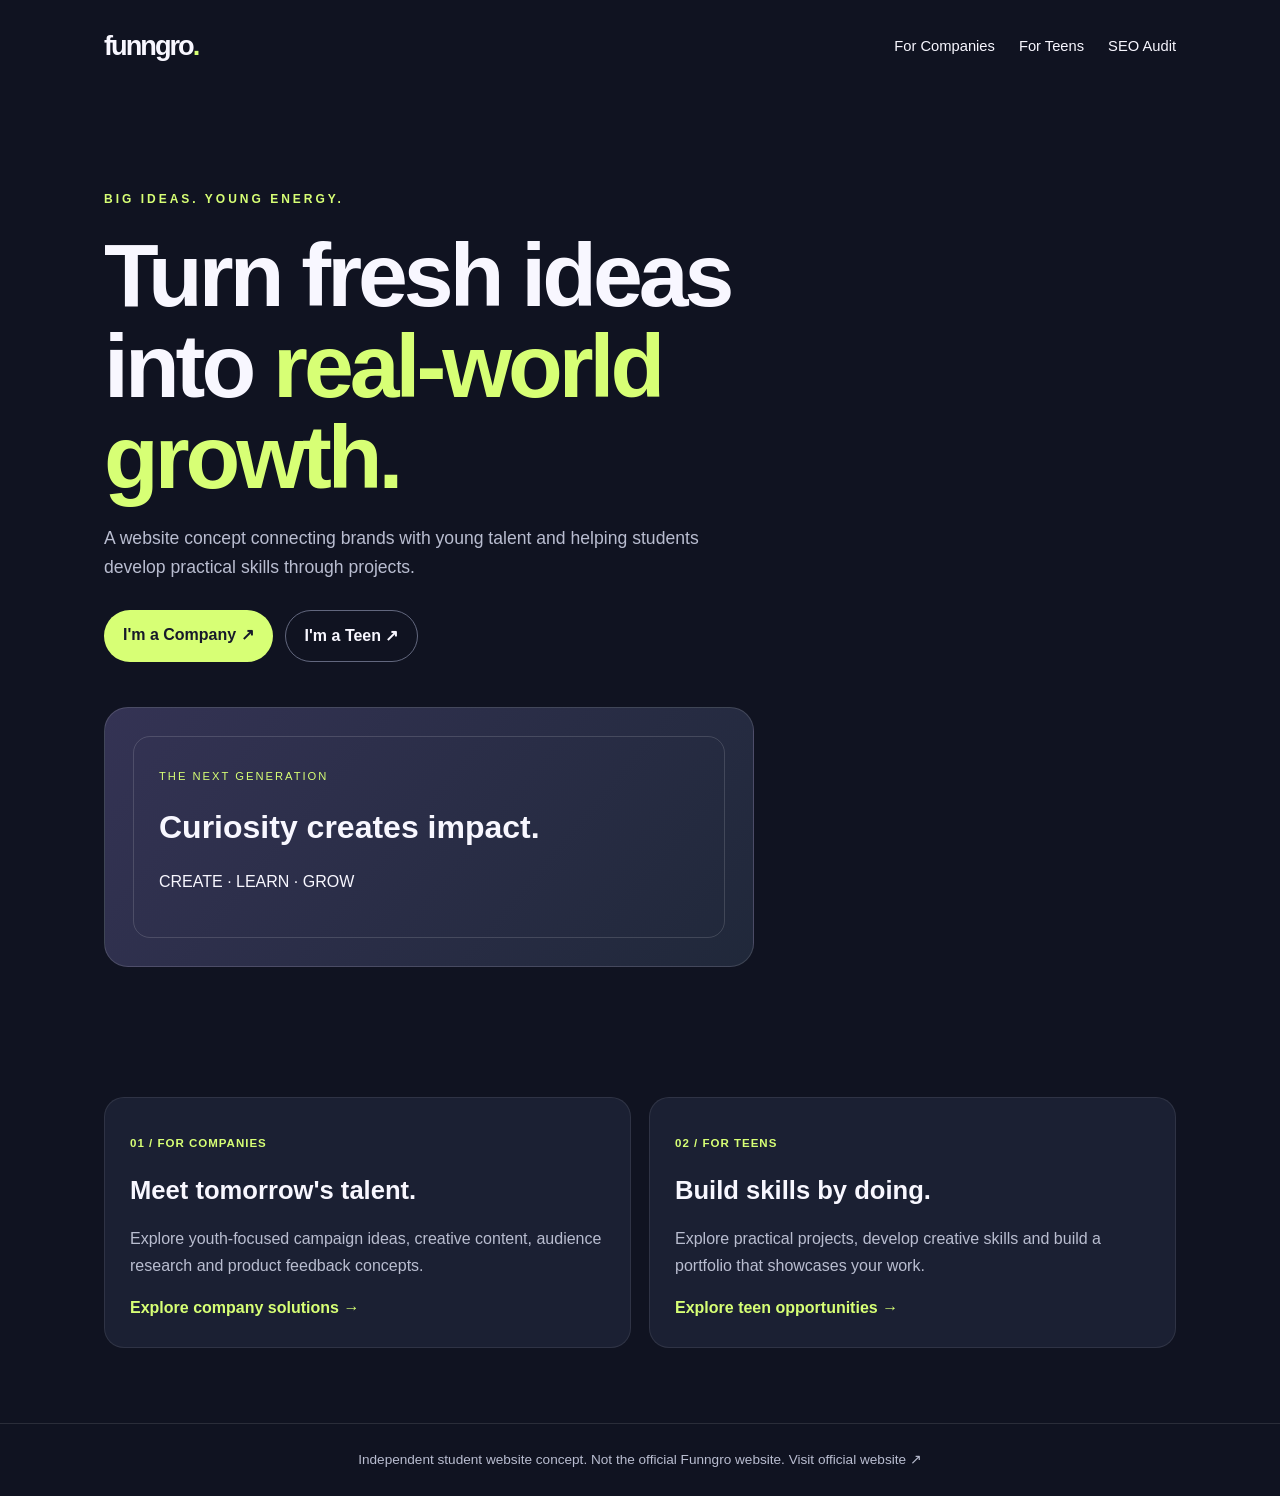
<file: index.html>
﻿<!doctype html>
<html lang="en">
<head>
<meta charset="utf-8">
<meta name="viewport" content="width=device-width, initial-scale=1">
<meta name="description" content="Explore company campaigns, creative projects and opportunities for young talent with this independent Funngro website concept.">
<title>Funngro Concept | Company & Teen Opportunities</title>
<link rel="stylesheet" href="assets/styles.css">
</head>
<body>
<header><a class="logo" href="index.html">funngro<span>.</span></a>
<nav><a href="company.html">For Companies</a><a href="teens.html">For Teens</a><a href="seo-audit.html">SEO Audit</a></nav></header>
<main>
<section class="hero"><p class="eyebrow">BIG IDEAS. YOUNG ENERGY.</p>
<h1>Turn fresh ideas into <span>real-world growth.</span></h1>
<p>A website concept connecting brands with young talent and helping students develop practical skills through projects.</p>
<div class="actions"><a class="button" href="company.html">I'm a Company ↗</a><a class="button secondary" href="teens.html">I'm a Teen ↗</a></div>
<div class="art"><div class="art-inner"><span>THE NEXT GENERATION</span><h2>Curiosity creates impact.</h2><p>CREATE · LEARN · GROW</p></div></div>
</section>
<section class="cards"><article><p>01 / FOR COMPANIES</p><h2>Meet tomorrow's talent.</h2><p>Explore youth-focused campaign ideas, creative content, audience research and product feedback concepts.</p><a href="company.html">Explore company solutions →</a></article>
<article><p>02 / FOR TEENS</p><h2>Build skills by doing.</h2><p>Explore practical projects, develop creative skills and build a portfolio that showcases your work.</p><a href="teens.html">Explore teen opportunities →</a></article></section>
</main>
<footer>Independent student website concept. Not the official Funngro website. <a href="https://www.funngro.com/">Visit official website ↗</a></footer>
</body></html>
</file>
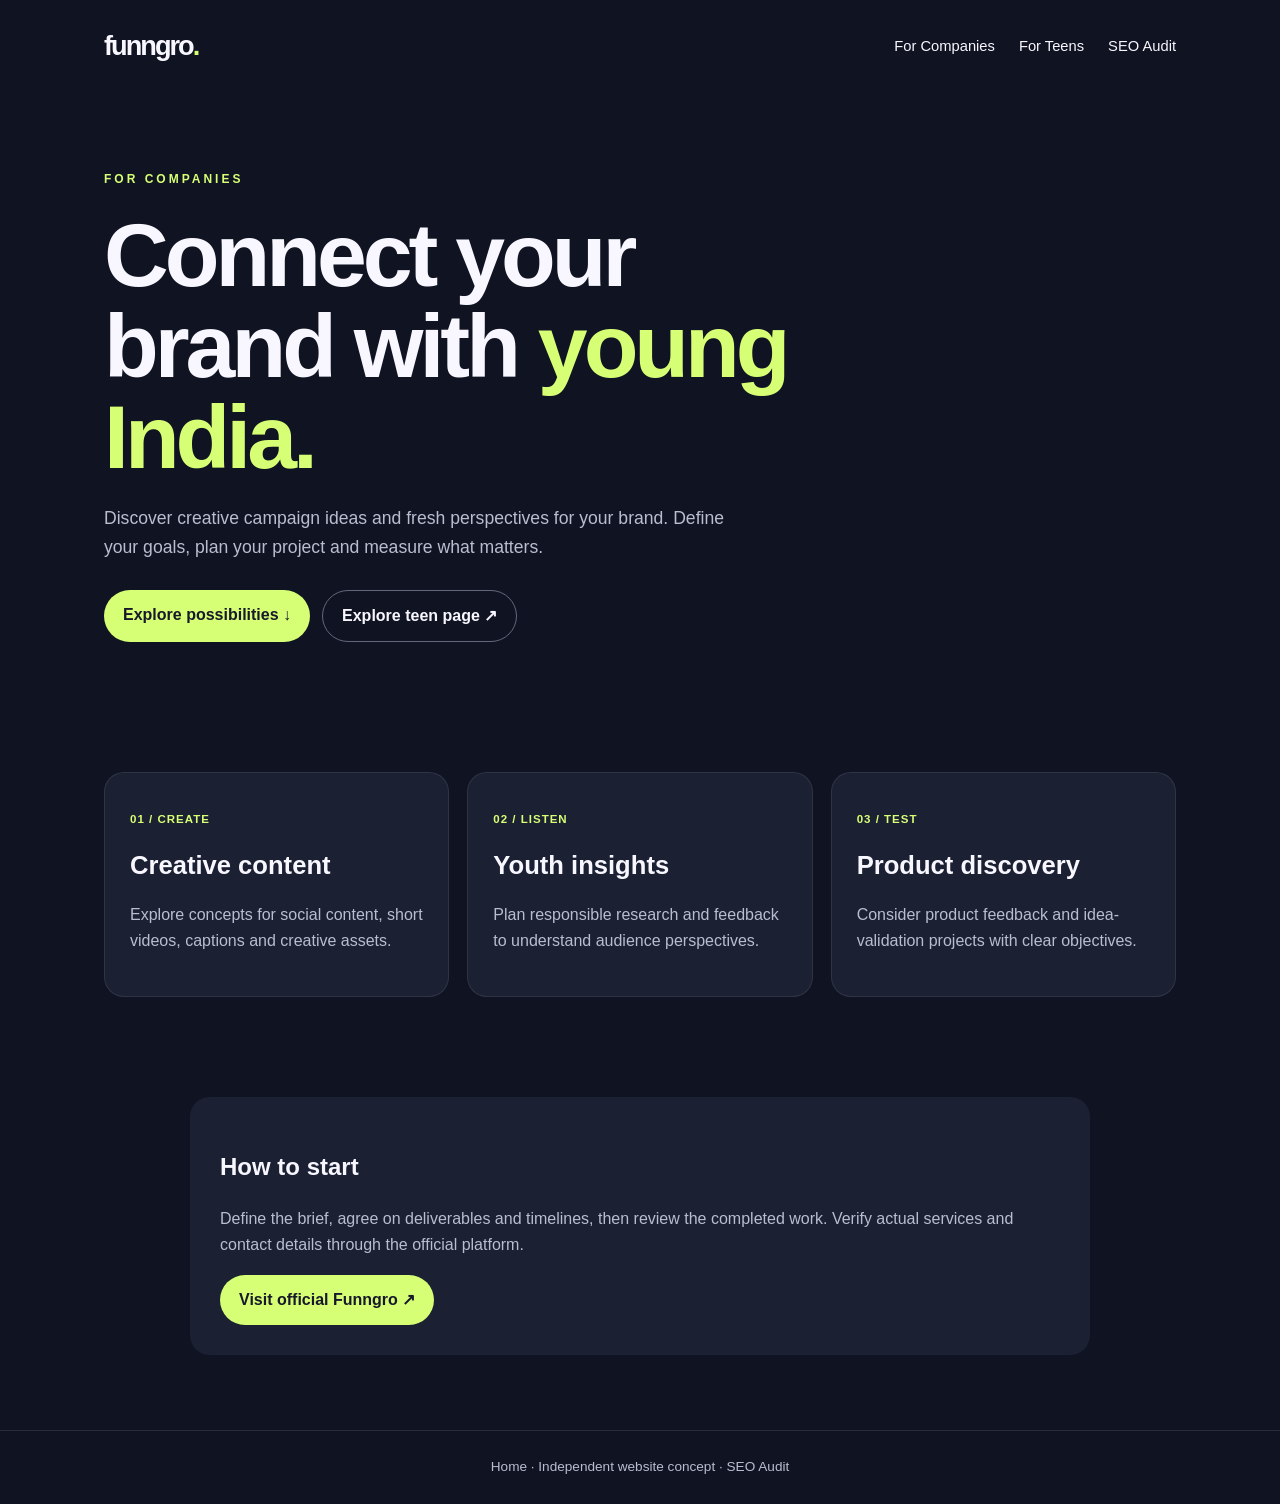
<file: company.html>
﻿<!doctype html>
<html lang="en"><head><meta charset="utf-8"><meta name="viewport" content="width=device-width, initial-scale=1"><meta name="description" content="Explore youth-focused campaign concepts, creative projects and audience research ideas for brands."><title>For Companies | Funngro Website Concept</title><link rel="stylesheet" href="assets/styles.css"></head>
<body><header><a class="logo" href="index.html">funngro<span>.</span></a><nav><a href="company.html">For Companies</a><a href="teens.html">For Teens</a><a href="seo-audit.html">SEO Audit</a></nav></header>
<main><section class="hero sub"><p class="eyebrow">FOR COMPANIES</p><h1>Connect your brand with <span>young India.</span></h1><p>Discover creative campaign ideas and fresh perspectives for your brand. Define your goals, plan your project and measure what matters.</p><div class="actions"><a class="button" href="#services">Explore possibilities ↓</a><a class="button secondary" href="teens.html">Explore teen page ↗</a></div></section>
<section id="services" class="cards"><article><p>01 / CREATE</p><h2>Creative content</h2><p>Explore concepts for social content, short videos, captions and creative assets.</p></article><article><p>02 / LISTEN</p><h2>Youth insights</h2><p>Plan responsible research and feedback to understand audience perspectives.</p></article><article><p>03 / TEST</p><h2>Product discovery</h2><p>Consider product feedback and idea-validation projects with clear objectives.</p></article></section>
<section class="notice"><h2>How to start</h2><p>Define the brief, agree on deliverables and timelines, then review the completed work. Verify actual services and contact details through the official platform.</p><a class="button" href="https://www.funngro.com/">Visit official Funngro ↗</a></section></main>
<footer><a href="index.html">Home</a> · Independent website concept · <a href="seo-audit.html">SEO Audit</a></footer></body></html>
</file>
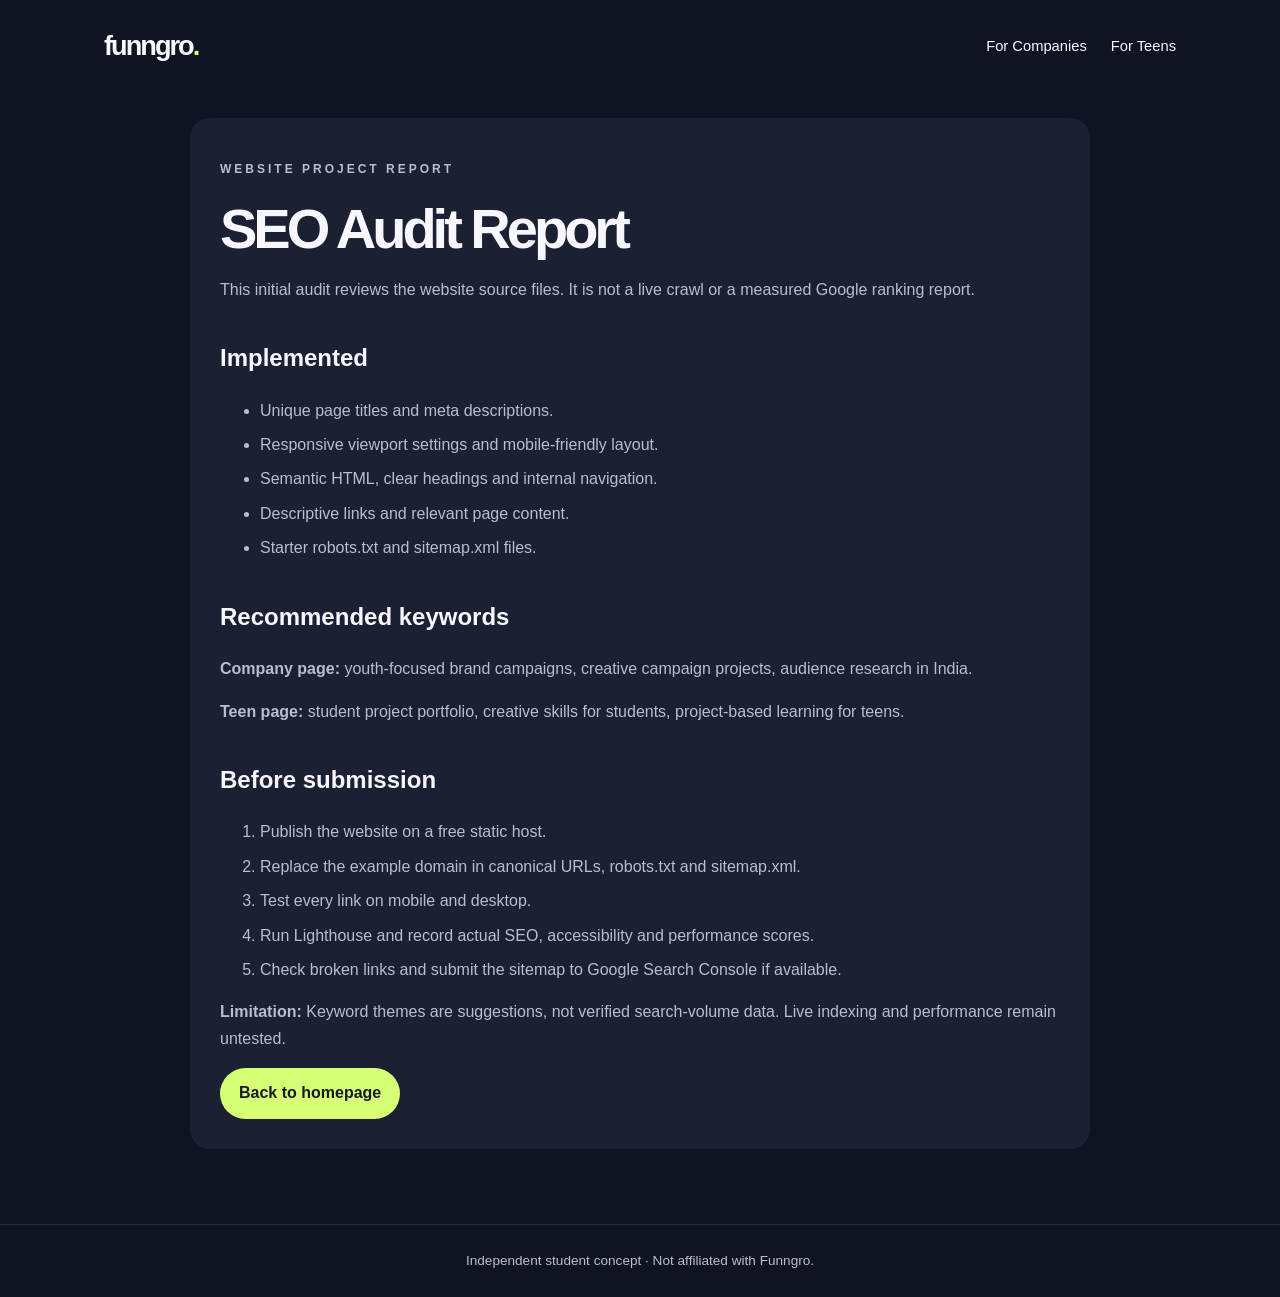
<file: seo-audit.html>
﻿<!doctype html>
<html lang="en"><head><meta charset="utf-8"><meta name="viewport" content="width=device-width, initial-scale=1"><meta name="description" content="SEO audit checklist for the independent Funngro two-page website concept."><title>SEO Audit Report | Funngro Concept</title><link rel="stylesheet" href="assets/styles.css"></head>
<body><header><a class="logo" href="index.html">funngro<span>.</span></a><nav><a href="company.html">For Companies</a><a href="teens.html">For Teens</a></nav></header>
<main class="report"><p class="eyebrow">WEBSITE PROJECT REPORT</p><h1>SEO Audit Report</h1><p>This initial audit reviews the website source files. It is not a live crawl or a measured Google ranking report.</p>
<h2>Implemented</h2><ul><li>Unique page titles and meta descriptions.</li><li>Responsive viewport settings and mobile-friendly layout.</li><li>Semantic HTML, clear headings and internal navigation.</li><li>Descriptive links and relevant page content.</li><li>Starter robots.txt and sitemap.xml files.</li></ul>
<h2>Recommended keywords</h2><p><b>Company page:</b> youth-focused brand campaigns, creative campaign projects, audience research in India.</p><p><b>Teen page:</b> student project portfolio, creative skills for students, project-based learning for teens.</p>
<h2>Before submission</h2><ol><li>Publish the website on a free static host.</li><li>Replace the example domain in canonical URLs, robots.txt and sitemap.xml.</li><li>Test every link on mobile and desktop.</li><li>Run Lighthouse and record actual SEO, accessibility and performance scores.</li><li>Check broken links and submit the sitemap to Google Search Console if available.</li></ol>
<p><b>Limitation:</b> Keyword themes are suggestions, not verified search-volume data. Live indexing and performance remain untested.</p><a class="button" href="index.html">Back to homepage</a></main>
<footer>Independent student concept · Not affiliated with Funngro.</footer></body></html>
</file>
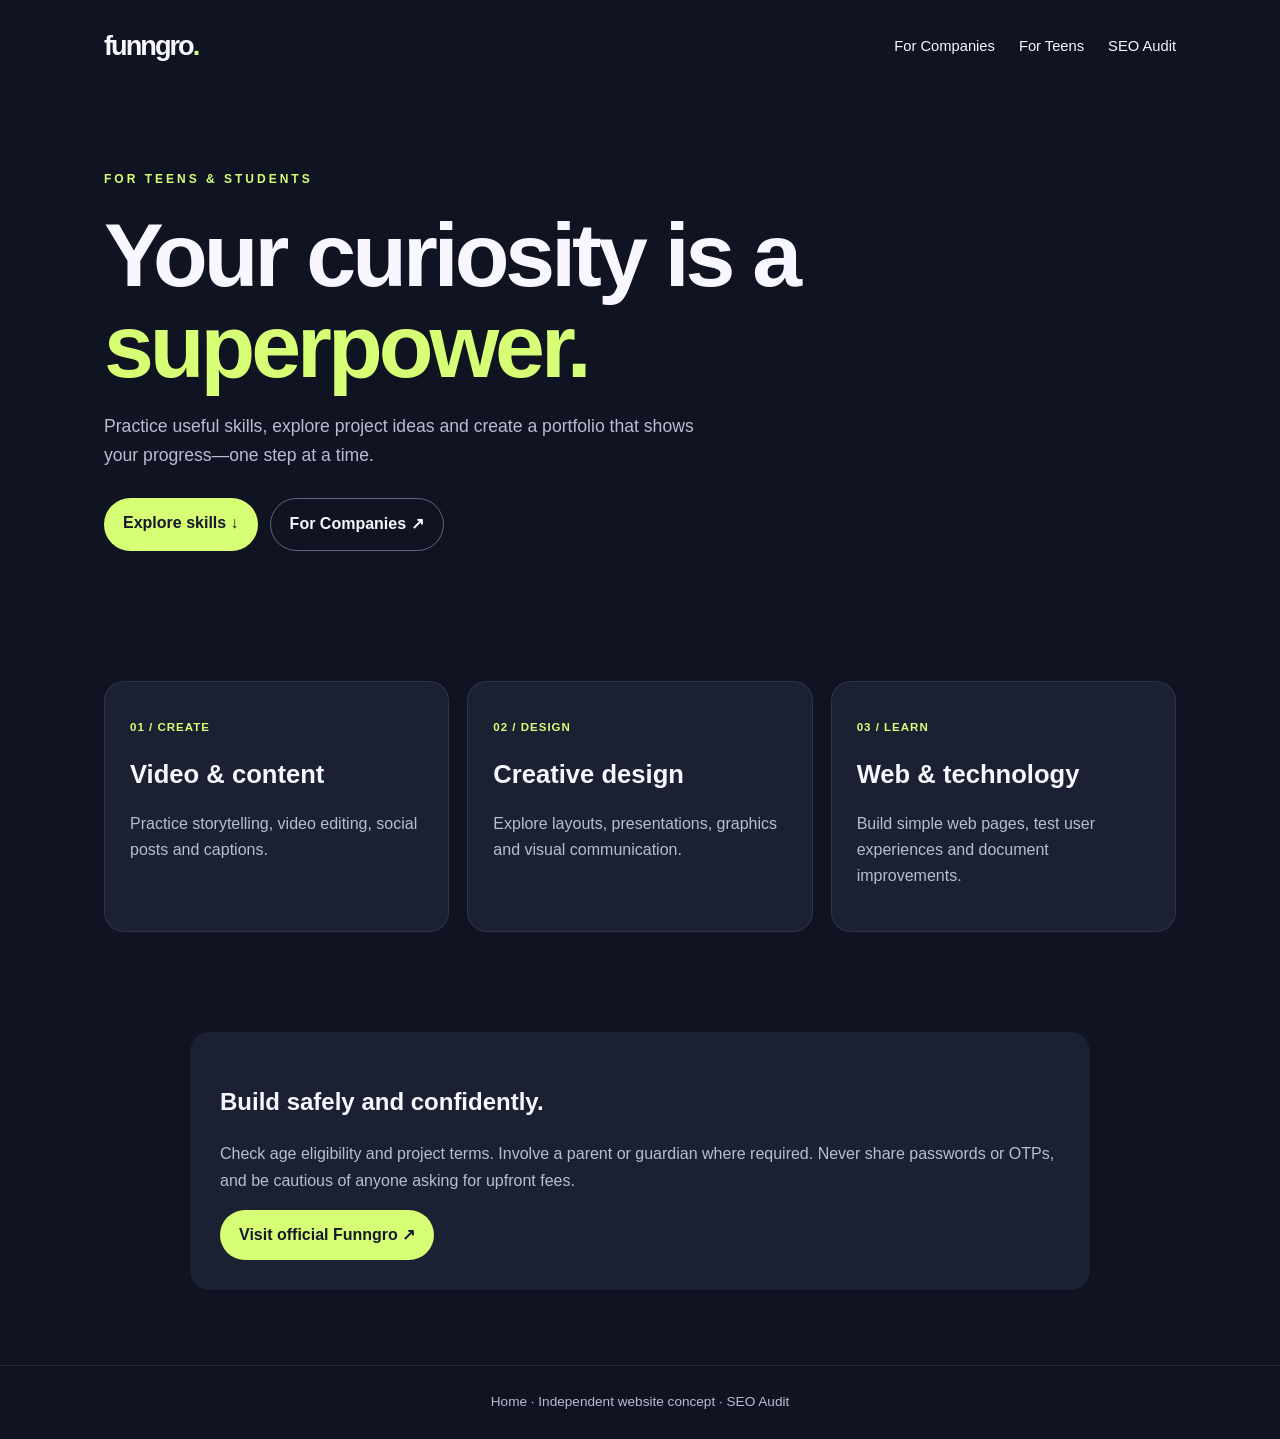
<file: teens.html>
﻿<!doctype html>
<html lang="en"><head><meta charset="utf-8"><meta name="viewport" content="width=device-width, initial-scale=1"><meta name="description" content="Explore project-based learning ideas, creative skills and portfolio-building tips for teens and students."><title>For Teens | Skills & Projects — Funngro Concept</title><link rel="stylesheet" href="assets/styles.css"></head>
<body><header><a class="logo" href="index.html">funngro<span>.</span></a><nav><a href="company.html">For Companies</a><a href="teens.html">For Teens</a><a href="seo-audit.html">SEO Audit</a></nav></header>
<main><section class="hero sub"><p class="eyebrow">FOR TEENS & STUDENTS</p><h1>Your curiosity is a <span>superpower.</span></h1><p>Practice useful skills, explore project ideas and create a portfolio that shows your progress—one step at a time.</p><div class="actions"><a class="button" href="#skills">Explore skills ↓</a><a class="button secondary" href="company.html">For Companies ↗</a></div></section>
<section id="skills" class="cards"><article><p>01 / CREATE</p><h2>Video & content</h2><p>Practice storytelling, video editing, social posts and captions.</p></article><article><p>02 / DESIGN</p><h2>Creative design</h2><p>Explore layouts, presentations, graphics and visual communication.</p></article><article><p>03 / LEARN</p><h2>Web & technology</h2><p>Build simple web pages, test user experiences and document improvements.</p></article></section>
<section class="notice"><h2>Build safely and confidently.</h2><p>Check age eligibility and project terms. Involve a parent or guardian where required. Never share passwords or OTPs, and be cautious of anyone asking for upfront fees.</p><a class="button" href="https://www.funngro.com/">Visit official Funngro ↗</a></section></main>
<footer><a href="index.html">Home</a> · Independent website concept · <a href="seo-audit.html">SEO Audit</a></footer></body></html>
</file>
<file: assets/styles.css>
﻿:root{--bg:#101321;--panel:#1b2033;--text:#f8f7ff;--muted:#b9bdd0;--lime:#d7ff75;--purple:#b7a8ff}
*{box-sizing:border-box}html{scroll-behavior:smooth}body{margin:0;background:var(--bg);color:var(--text);font-family:Inter,"Segoe UI",Arial,sans-serif;line-height:1.65}
a{color:inherit;text-decoration:none}a:focus-visible{outline:3px solid var(--lime);outline-offset:4px}
header{max-width:1120px;margin:auto;padding:24px;display:flex;justify-content:space-between;align-items:center;gap:20px}
.logo{font-size:1.7rem;font-weight:900;letter-spacing:-2px}.logo span{color:var(--lime)}nav{display:flex;gap:24px;flex-wrap:wrap;font-size:.92rem}nav a:hover,footer a:hover{color:var(--lime)}
.hero{max-width:1120px;margin:auto;padding:85px 24px 95px;min-height:500px}.eyebrow{color:var(--lime);font-size:.75rem;letter-spacing:3px;font-weight:800}
h1{font-size:clamp(3rem,7vw,5.8rem);line-height:1.02;letter-spacing:-4px;max-width:760px;margin:20px 0}h1 span{color:var(--lime)}
.hero>p:not(.eyebrow){max-width:620px;color:var(--muted);font-size:1.1rem}
.actions{display:flex;gap:12px;flex-wrap:wrap;margin-top:28px}.button{display:inline-block;background:var(--lime);color:#17192a;padding:12px 19px;border-radius:30px;font-weight:800}.button.secondary{background:transparent;color:var(--text);border:1px solid #62677e}
.art{margin-top:45px;max-width:650px;background:linear-gradient(130deg,#343354,#20283a);border:1px solid #ffffff22;border-radius:24px;padding:28px}.art-inner{border:1px solid #ffffff24;border-radius:17px;padding:25px}.art-inner span{color:var(--lime);font-size:.7rem;letter-spacing:2px}.art h2{font-size:2rem;margin:12px 0}
.cards{max-width:1120px;margin:0 auto;padding:35px 24px 75px;display:grid;grid-template-columns:repeat(auto-fit,minmax(230px,1fr));gap:18px}
.cards article{background:var(--panel);border:1px solid #ffffff16;border-radius:20px;padding:25px}.cards article>p:first-child{color:var(--lime);font-size:.72rem;letter-spacing:1px;font-weight:800}.cards h2{font-size:1.6rem;line-height:1.2}.cards article p{color:var(--muted)}.cards article a{font-weight:800;color:var(--lime)}
.sub{min-height:390px;padding-top:65px}.notice,.report{max-width:900px;margin:25px auto 75px;padding:30px;background:var(--panel);border-radius:20px}.notice p,.report p,.report li{color:var(--muted)}.report h1{font-size:3.5rem}.report h2{margin-top:35px}.report li{margin:8px 0}
footer{border-top:1px solid #ffffff1c;padding:25px;text-align:center;color:var(--muted);font-size:.85rem}
@media(max-width:600px){header{align-items:flex-start;flex-direction:column;padding:20px}nav{gap:15px}.hero{padding:55px 22px}.hero h1{letter-spacing:-2px}.cards{padding:20px 18px 50px}.report,.notice{margin:20px 16px 45px;padding:22px}.report h1{font-size:2.7rem}}
@media(prefers-reduced-motion:reduce){html{scroll-behavior:auto}}
</file>
